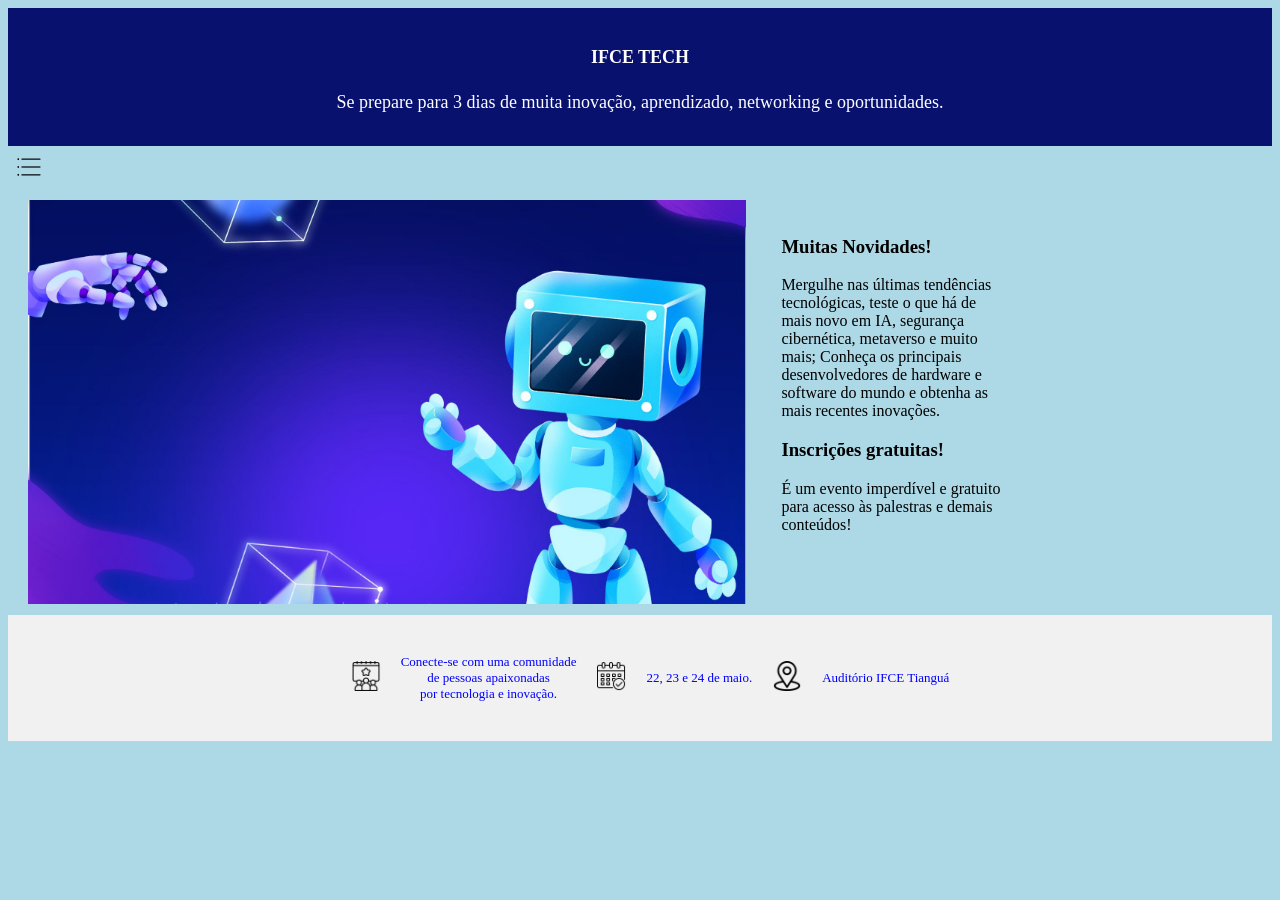
<file: index.html>
<!DOCTYPE html>
<html>
<head>
<title>IFCE TECH</title>
<link rel="stylesheet" href="estilo1.css">
<meta name="viewport" content="width=device-width, initial-scale=1.0">
</head>
<body>
    <header>
        <h4>IFCE TECH</h4>
        <p>Se prepare para 3 dias de muita inovação, aprendizado, networking e oportunidades.</p>
    </header>

    <label for="toggle-1" class="menu-label">
        <img src="interface.png">
    </label>
    <input type="checkbox" id="toggle-1">

    <div id="mostra" class="menu">
        <div class="menuitem">
            <a href="index.html"> O Evento </a>
        </div>
        <div class="menuitem">
            <a href="programacao.html"> Programação </a>
        </div>
        <div class="menuitem">
            <a href="palestrantes.html"> Palestrantes </a>
        </div>
        <div class="menuitem">
            <a href="contato.html"> Contato </a>
        </div>
        <div class="menuitem">
            <a href="inscricao.html"> Inscreva-se </a>
        </div>
      </div>

<div style="overflow:auto">

  <div class="main">
    <img src="Futuristic.jpg" style="width:100%">
  </div>

  <div class="right">
    <h3>Muitas Novidades!</h3>
    <p>Mergulhe nas últimas tendências tecnológicas, teste o que há de mais novo em IA, segurança cibernética, metaverso e muito mais; Conheça os principais desenvolvedores de hardware e software do mundo e obtenha as mais recentes inovações.</p>
    <h3>Inscrições gratuitas!</h3>
    <p>É um evento imperdível e gratuito para acesso às palestras e demais conteúdos!</p>
  </div>
</div>

<div style="background-color:#f1f1f1;text-align:center;padding:10px;margin-top:7px;font-size:12px;">
<footer>
    <ul>    
        <li>
            <img src="people_15131817.png">
        </li>
    
        <li>
            Conecte-se com uma comunidade <br>de pessoas apaixonadas <br>por tecnologia e inovação.
        </li>
        <li>
            <img src="calendar_2693507.png">
        </li>
        <li>
            22, 23 e 24 de maio.
        </li>
        <li>
            <img src="location_535239.png">             
        </li>
        <li>
            Auditório IFCE Tianguá
        </li>
    </ul>
</footer>    
</div>

</body>
</html>
</file>
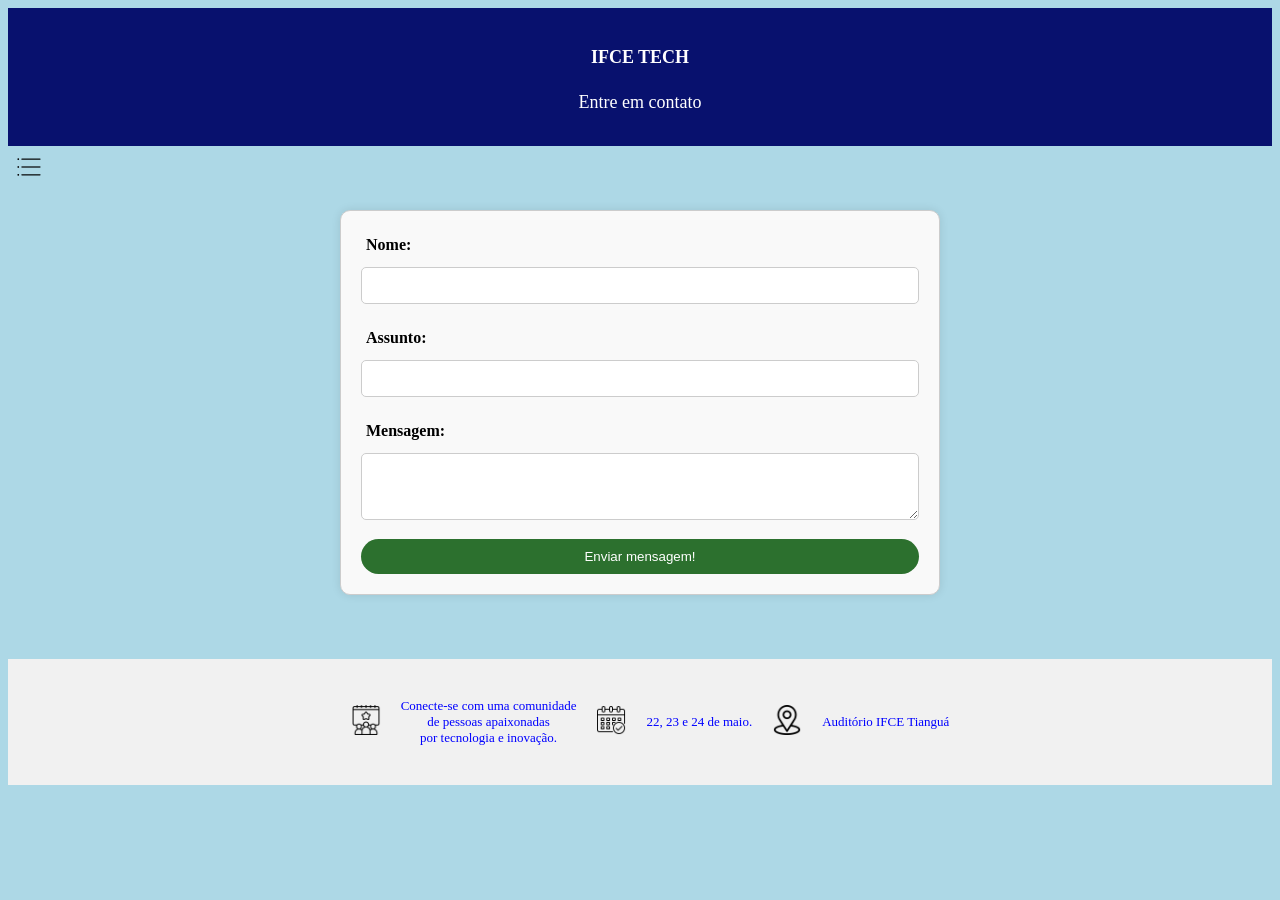
<file: contato.html>
<!DOCTYPE html>
<html>
<head>
<title>CONTATO</title>
<link rel="stylesheet" href="estilo1.css">
<meta name="viewport" content="width=device-width, initial-scale=1.0">
</head>
<body>
    <header>
        <h4>IFCE TECH</h4>
        <p>Entre em contato</p>
    </header>

    <label for="toggle-1" class="menu-label">
        <img src="interface.png">
    </label>
    <input type="checkbox" id="toggle-1">

    <div id="mostra" class="menu">
        <div class="menuitem">
            <a href="index.html"> O Evento </a>
        </div>
        <div class="menuitem">
            <a href="programacao.html"> Programação </a>
        </div>
        <div class="menuitem">
            <a href="palestrantes.html"> Palestrantes </a>
        </div>
        <div class="menuitem">
            <a href="contato.html"> Contato </a>
        </div>
        <div class="menuitem">
            <a href="inscricao.html"> Inscreva-se </a>
        </div>
      </div>

<div style="overflow:auto">

    <div class="container">
        <form>  
            <label>Nome:</label>
            <input type="text" id="nome">
            <br>
            <label>Assunto:</label>
            <input type="text" id="assunto">
            <br>
            <label>Mensagem:</label>
            <textarea id="mensagem" rows="3" cols="60"></textarea>
            <br>
            <button type="submit">Enviar mensagem!</button>
        </form>
    </div>

  <div class="right">
    
  </div>
</div>

<div style="background-color:#f1f1f1;text-align:center;padding:10px;margin-top:7px;font-size:12px;">
<footer>
    <ul>    
        <li>
            <img src="people_15131817.png">
        </li>
    
        <li>
            Conecte-se com uma comunidade <br>de pessoas apaixonadas <br>por tecnologia e inovação.
        </li>
        <li>
            <img src="calendar_2693507.png">
        </li>
        <li>
            22, 23 e 24 de maio.
        </li>
        <li>
            <img src="location_535239.png">             
        </li>
        <li>
            Auditório IFCE Tianguá
        </li>
    </ul>
</footer>    
</div>

</body>
</html>
</file>
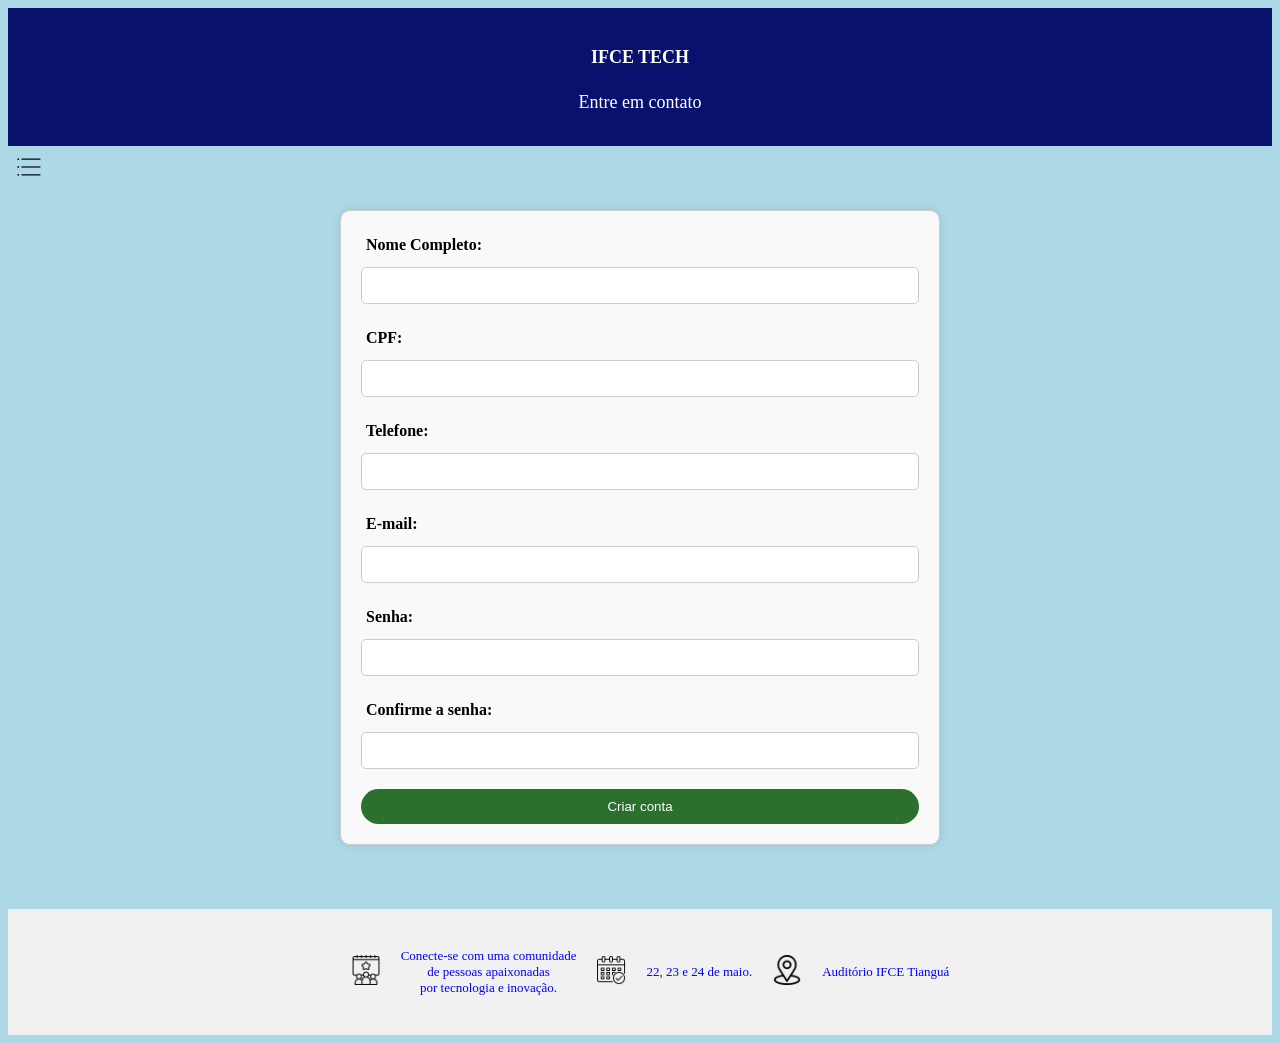
<file: inscricao.html>
<!DOCTYPE html>
<html>
<head>
<title>INSCRIÇÃO</title>
<link rel="stylesheet" href="estilo1.css">
<meta name="viewport" content="width=device-width, initial-scale=1.0">
</head>
<body>
    <header>
        <h4>IFCE TECH</h4>
        <p>Entre em contato</p>
    </header>

    <label for="toggle-1" class="menu-label">
        <img src="interface.png">
    </label>
    <input type="checkbox" id="toggle-1">

    <div id="mostra" class="menu">
        <div class="menuitem">
            <a href="index.html"> O Evento </a>
        </div>
        <div class="menuitem">
            <a href="programacao.html"> Programação </a>
        </div>
        <div class="menuitem">
            <a href="palestrantes.html"> Palestrantes </a>
        </div>
        <div class="menuitem">
            <a href="contato.html"> Contato </a>
        </div>
        <div class="menuitem">
            <a href="inscricao.html"> Inscreva-se </a>
        </div>
      </div>

<div style="overflow:auto">

    <div class="container">
        <form>
            <div class="form-row">
                <label>Nome Completo:</label>
                <input type="text">
                <label>CPF:</label>
                <input type="text">
            </div>
            <div class="form-row">
                <label>Telefone:</label>
                <input type="tel">
                <label>E-mail:</label>
                <input type="email">
            </div>
            <div>
                <label>Senha:</label>
                <input type="password">
                <label>Confirme a senha:</label>
                <input type="password"> 
            </div>
            <button type="submit">Criar conta</button>                    
        </form>
    </div>

  <div class="right">
    
  </div>
</div>

<div style="background-color:#f1f1f1;text-align:center;padding:10px;margin-top:7px;font-size:12px;">
<footer>
    <ul>    
        <li>
            <img src="people_15131817.png">
        </li>
    
        <li>
            Conecte-se com uma comunidade <br>de pessoas apaixonadas <br>por tecnologia e inovação.
        </li>
        <li>
            <img src="calendar_2693507.png">
        </li>
        <li>
            22, 23 e 24 de maio.
        </li>
        <li>
            <img src="location_535239.png">             
        </li>
        <li>
            Auditório IFCE Tianguá
        </li>
    </ul>
</footer>    
</div>

</body>
</html>
</file>
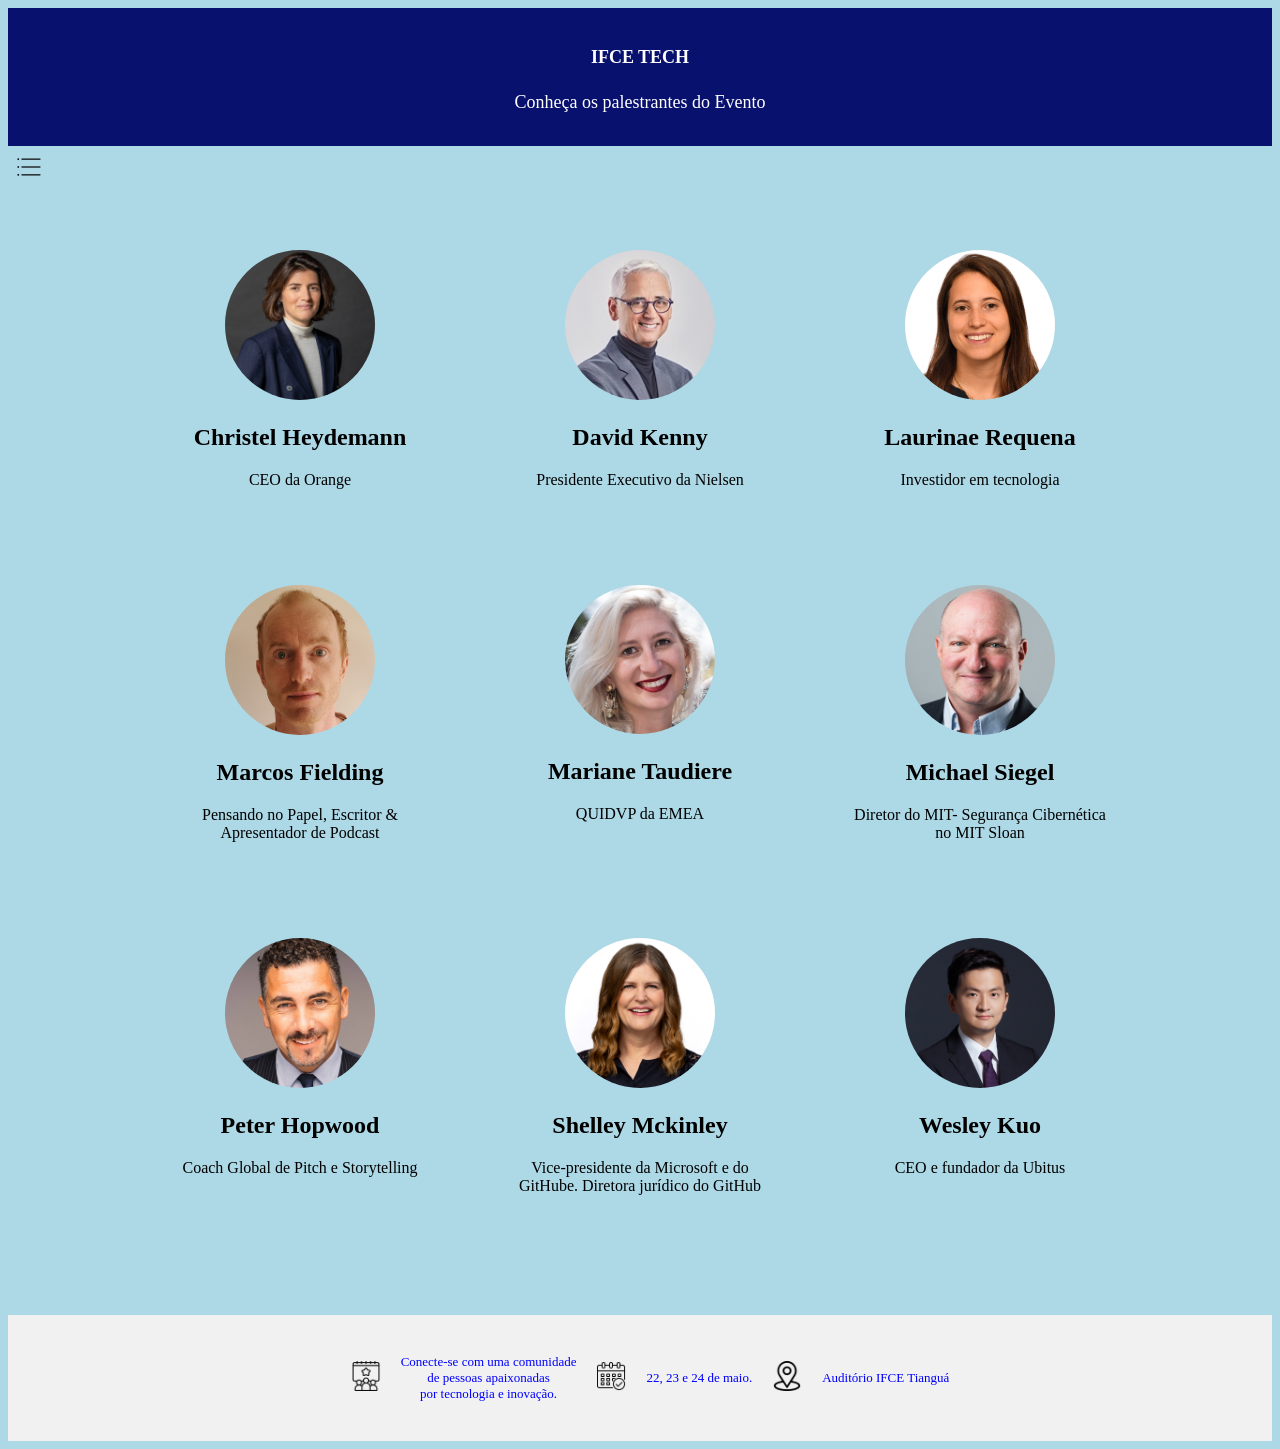
<file: palestrantes.html>
<!DOCTYPE html>
<html>
<head>
<title>PALESTRANTES</title>
<link rel="stylesheet" href="estilo1.css">
<meta name="viewport" content="width=device-width, initial-scale=1.0">

</head>
<body>
    <header>
        <h4>IFCE TECH</h4>
        <p>Conheça os palestrantes do Evento</p>
    </header>

    <label for="toggle-1" class="menu-label">
        <img src="interface.png">
    </label>
    <input type="checkbox" id="toggle-1">

    <div id="mostra" class="menu">
        <div class="menuitem">
            <a href="index.html"> O Evento </a>
        </div>
        <div class="menuitem">
            <a href="programacao.html"> Programação </a>
        </div>
        <div class="menuitem">
            <a href="palestrantes.html"> Palestrantes </a>
        </div>
        <div class="menuitem">
            <a href="contato.html"> Contato </a>
        </div>
        <div class="menuitem">
            <a href="inscricao.html"> Inscreva-se </a>
        </div>
      </div>

<div style="overflow:auto">

    <div class="container">        
        <section class="speakers">

            <div class="speaker">
                <img src="ChristelHeydemann.png" >
                <h2>Christel Heydemann</h2>
                <p>CEO da Orange</p>
            </div>

            <div class="speaker">
                <img src="DavidKenny.png">
                <h2>David Kenny</h2>
                <p>Presidente Executivo da Nielsen</p>
            </div>

            <div class="speaker">
                <img src="LaurinaeRequena.png">
                <h2>Laurinae Requena</h2>
                <p>Investidor em tecnologia</p>
            </div>

            <div class="speaker">
                <img src="MarcosFielding.png" >
                <h2>Marcos Fielding</h2>
                <p>Pensando no Papel, Escritor & Apresentador de Podcast</p>
            </div>

            <div class="speaker">
                <img src="MarianeTaudiere.png">
                <h2>Mariane Taudiere</h2>
                <p>QUIDVP da EMEA</p>
            </div>

            <div class="speaker">
                <img src="MichaelSiegel.png">
                <h2>Michael Siegel</h2>
                <p>Diretor do MIT- Segurança Cibernética no MIT Sloan</p>
            </div>

            <div class="speaker">
                <img src="PeterHopwood.png" >
                <h2>Peter Hopwood</h2>
                <p>Coach Global de Pitch e Storytelling</p>
            </div>

            <div class="speaker">
                <img src="ShelleyMckinley.png">
                <h2>Shelley Mckinley</h2>
                <p>Vice-presidente da Microsoft e do GitHube. Diretora jurídico do GitHub</p>
            </div>

            <div class="speaker">
                <img src="WesleyKuo.png">
                <h2>Wesley Kuo</h2>
                <p>CEO e fundador da Ubitus</p>
            </div>
        </section>
    </div>

  <div class="right">
    
  </div>
</div>

<div style="background-color:#f1f1f1;text-align:center;padding:10px;margin-top:7px;font-size:12px;">
<footer>
    <ul>    
        <li>
            <img src="people_15131817.png">
        </li>
    
        <li>
            Conecte-se com uma comunidade <br>de pessoas apaixonadas <br>por tecnologia e inovação.
        </li>
        <li>
            <img src="calendar_2693507.png">
        </li>
        <li>
            22, 23 e 24 de maio.
        </li>
        <li>
            <img src="location_535239.png">             
        </li>
        <li>
            Auditório IFCE Tianguá
        </li>
    </ul>
</footer>    
</div>

</body>
</html>
</file>
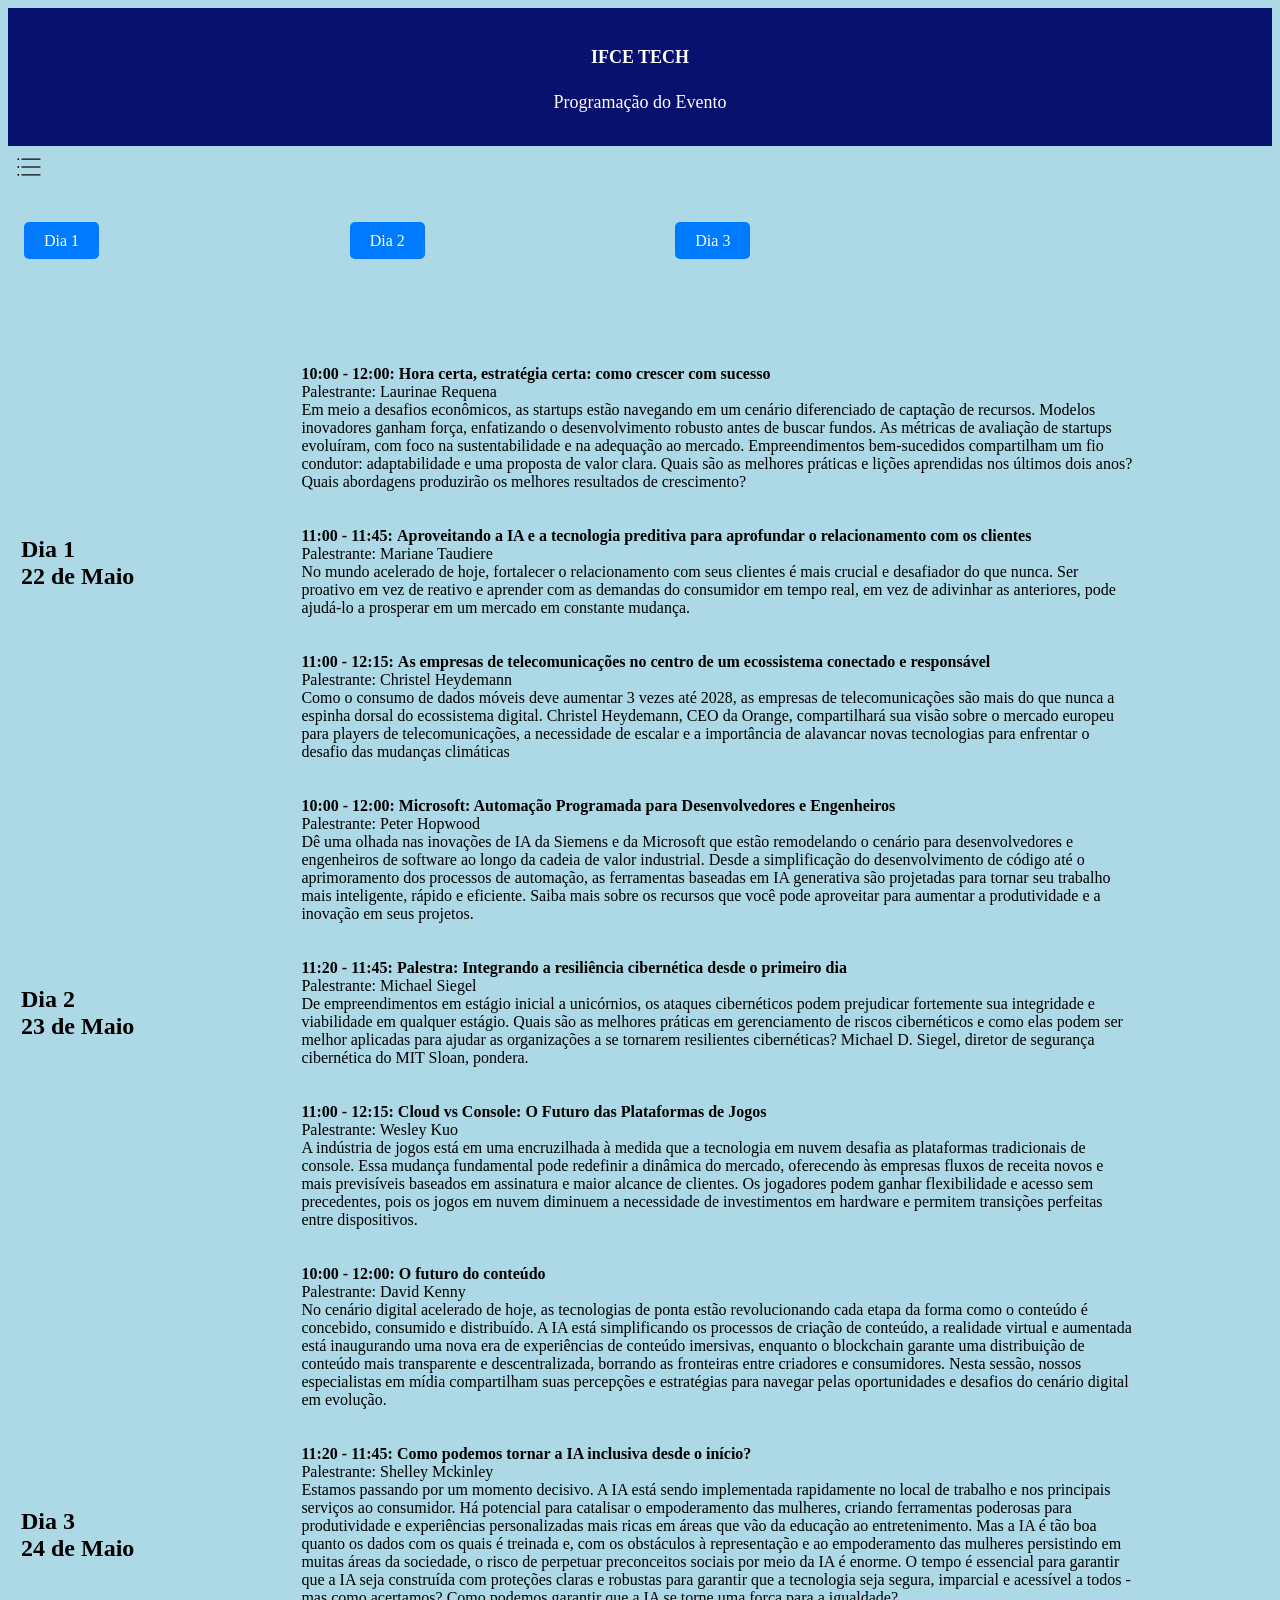
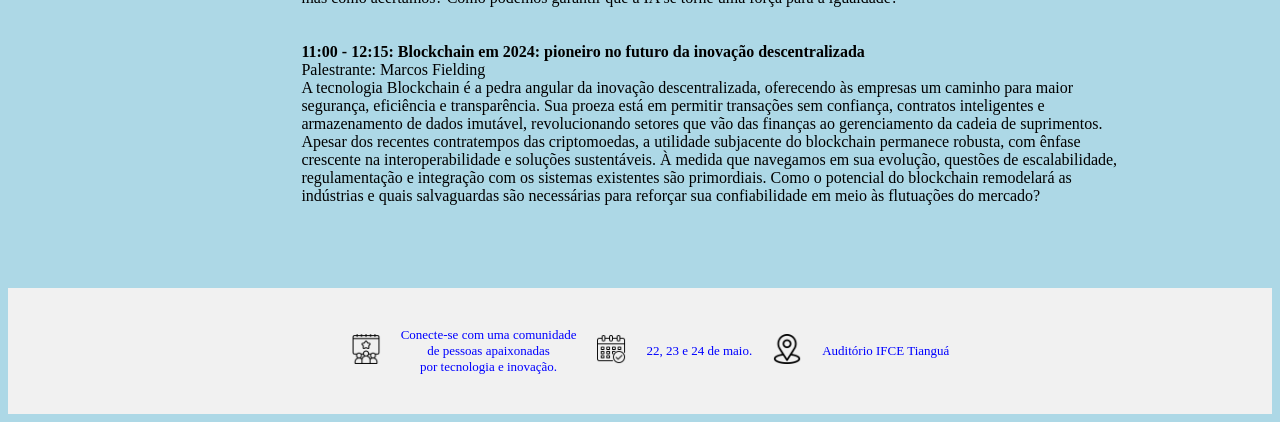
<file: programacao.html>
<!DOCTYPE html>
<html>
<head>
<title>PROGRAMAÇÃO</title>
<link rel="stylesheet" href="estilo1.css">
<meta name="viewport" content="width=device-width, initial-scale=1.0">

</head>
<body>
    <header>
        <h4>IFCE TECH</h4>
        <p>Programação do Evento</p>
    </header>

    <label for="toggle-1" class="menu-label">
        <img src="interface.png">
    </label>
    <input type="checkbox" id="toggle-1">

    <div id="mostra" class="menu">
        <div class="menuitem">
            <a href="index.html"> O Evento </a>
        </div>
        <div class="menuitem">
            <a href="programacao.html"> Programação </a>
        </div>
        <div class="menuitem">
            <a href="palestrantes.html"> Palestrantes </a>
        </div>
        <div class="menuitem">
            <a href="contato.html"> Contato </a>
        </div>
        <div class="menuitem">
            <a href="inscricao.html"> Inscreva-se </a>
        </div>
      </div>

<div style="overflow:auto">

    <div class="Dias">
        <nav>
            <ul>
                <li><a href="#dia1" class="button">Dia 1</a></li>
                <li><a href="#dia2" class="button">Dia 2</a></li>
                <li><a href="#dia3" class="button">Dia 3</a></li>
            </ul>
        </nav>
    </div>

    <div class="container">        
        <table>

            <tbody>
                <tr id="dia1">
                    <td rowspan="3" width="25%"> <h2>Dia 1<br> 22 de Maio</h2> </td>
                    <td>
                        <p>
                            <strong>10:00 - 12:00:</strong>
                            <strong>Hora certa, estratégia certa: como crescer com sucesso</strong><br>
                            Palestrante: Laurinae Requena<br>
                            Em meio a desafios econômicos, as startups estão navegando em um cenário diferenciado de captação de recursos. Modelos inovadores ganham força, enfatizando o desenvolvimento robusto antes de buscar fundos. As métricas de avaliação de startups evoluíram, com foco na sustentabilidade e na adequação ao mercado. Empreendimentos bem-sucedidos compartilham um fio condutor: adaptabilidade e uma proposta de valor clara. Quais são as melhores práticas e lições aprendidas nos últimos dois anos? Quais abordagens produzirão os melhores resultados de crescimento?
                        </p> 
                    </td>
                </tr>
                <tr>
                    <td>
                        <p>
                            <strong>11:00 - 11:45:</strong>
                            <strong>Aproveitando a IA e a tecnologia preditiva para aprofundar o relacionamento com os clientes</strong><br>
                            Palestrante: Mariane Taudiere<br>
                            No mundo acelerado de hoje, fortalecer o relacionamento com seus clientes é mais crucial e desafiador do que nunca. Ser proativo em vez de reativo e aprender com as demandas do consumidor em tempo real, em vez de adivinhar as anteriores, pode ajudá-lo a prosperar em um mercado em constante mudança.
                        </p> 
                    </td>
                </tr>
                <tr>
                    <td>
                        <p>
                            <strong>11:00 - 12:15:</strong>
                            <strong>As empresas de telecomunicações no centro de um ecossistema conectado e responsável</strong><br>
                            Palestrante: Christel Heydemann<br>
                            Como o consumo de dados móveis deve aumentar 3 vezes até 2028, as empresas de telecomunicações são mais do que nunca a espinha dorsal do ecossistema digital. Christel Heydemann, CEO da Orange, compartilhará sua visão sobre o mercado europeu para players de telecomunicações, a necessidade de escalar e a importância de alavancar novas tecnologias para enfrentar o desafio das mudanças climáticas
                        </p> 
                    </td>
                </tr>
                <br>
                <tr id="dia2">
                    <td rowspan="3" width="25%"> <h2>Dia 2 <br> 23 de Maio</h2> </td>
                    <td>
                        <p>
                            <strong>10:00 - 12:00:</strong>
                            <strong>Microsoft: Automação Programada para Desenvolvedores e Engenheiros</strong><br>
                            Palestrante: Peter Hopwood<br>
                            Dê uma olhada nas inovações de IA da Siemens e da Microsoft que estão remodelando o cenário para desenvolvedores e engenheiros de software ao longo da cadeia de valor industrial. Desde a simplificação do desenvolvimento de código até o aprimoramento dos processos de automação, as ferramentas baseadas em IA generativa são projetadas para tornar seu trabalho mais inteligente, rápido e eficiente. Saiba mais sobre os recursos que você pode aproveitar para aumentar a produtividade e a inovação em seus projetos.
                        </p> 
                    </td>
                </tr>
                <tr>
                    <td>
                        <p>
                            <strong>11:20 - 11:45:</strong>
                            <strong>Palestra: Integrando a resiliência cibernética desde o primeiro dia</strong><br>
                            Palestrante: Michael Siegel<br>
                            De empreendimentos em estágio inicial a unicórnios, os ataques cibernéticos podem prejudicar fortemente sua integridade e viabilidade em qualquer estágio. Quais são as melhores práticas em gerenciamento de riscos cibernéticos e como elas podem ser melhor aplicadas para ajudar as organizações a se tornarem resilientes cibernéticas? Michael D. Siegel, diretor de segurança cibernética do MIT Sloan, pondera.
                        </p> 
                    </td>
                </tr>
                <tr>
                    <td>
                        <p>
                            <strong>11:00 - 12:15:</strong>
                            <strong>Cloud vs Console: O Futuro das Plataformas de Jogos</strong><br>
                            Palestrante: Wesley Kuo<br>
                            A indústria de jogos está em uma encruzilhada à medida que a tecnologia em nuvem desafia as plataformas tradicionais de console. Essa mudança fundamental pode redefinir a dinâmica do mercado, oferecendo às empresas fluxos de receita novos e mais previsíveis baseados em assinatura e maior alcance de clientes. Os jogadores podem ganhar flexibilidade e acesso sem precedentes, pois os jogos em nuvem diminuem a necessidade de investimentos em hardware e permitem transições perfeitas entre dispositivos. 
                        </p> 
                    </td>
                </tr>
                <br>  
                <tr id="dia3">
                    <td rowspan="3" width="25%"> <h2>Dia 3 <br> 24 de Maio</h2> </td>
                    <td>
                        <p>
                            <strong>10:00 - 12:00:</strong>
                            <strong>O futuro do conteúdo</strong><br>
                            Palestrante: David Kenny<br>
                            No cenário digital acelerado de hoje, as tecnologias de ponta estão revolucionando cada etapa da forma como o conteúdo é concebido, consumido e distribuído. A IA está simplificando os processos de criação de conteúdo, a realidade virtual e aumentada está inaugurando uma nova era de experiências de conteúdo imersivas, enquanto o blockchain garante uma distribuição de conteúdo mais transparente e descentralizada, borrando as fronteiras entre criadores e consumidores. Nesta sessão, nossos especialistas em mídia compartilham suas percepções e estratégias para navegar pelas oportunidades e desafios do cenário digital em evolução.
                        </p> 
                    </td>
                </tr>
                <tr>
                    <td>
                        <p>
                            <strong>11:20 - 11:45:</strong>
                            <strong>Como podemos tornar a IA inclusiva desde o início?</strong><br>
                            Palestrante: Shelley Mckinley<br>
                            Estamos passando por um momento decisivo. A IA está sendo implementada rapidamente no local de trabalho e nos principais serviços ao consumidor. Há potencial para catalisar o empoderamento das mulheres, criando ferramentas poderosas para produtividade e experiências personalizadas mais ricas em áreas que vão da educação ao entretenimento. Mas a IA é tão boa quanto os dados com os quais é treinada e, com os obstáculos à representação e ao empoderamento das mulheres persistindo em muitas áreas da sociedade, o risco de perpetuar preconceitos sociais por meio da IA é enorme. O tempo é essencial para garantir que a IA seja construída com proteções claras e robustas para garantir que a tecnologia seja segura, imparcial e acessível a todos - mas como acertamos? Como podemos garantir que a IA se torne uma força para a igualdade?
                        </p> 
                    </td>
                </tr>
                <tr>
                    <td>
                        <p>
                            <strong>11:00 - 12:15:</strong>
                            <strong>Blockchain em 2024: pioneiro no futuro da inovação descentralizada</strong><br>
                            Palestrante: Marcos Fielding<br>
                            A tecnologia Blockchain é a pedra angular da inovação descentralizada, oferecendo às empresas um caminho para maior segurança, eficiência e transparência. Sua proeza está em permitir transações sem confiança, contratos inteligentes e armazenamento de dados imutável, revolucionando setores que vão das finanças ao gerenciamento da cadeia de suprimentos. Apesar dos recentes contratempos das criptomoedas, a utilidade subjacente do blockchain permanece robusta, com ênfase crescente na interoperabilidade e soluções sustentáveis. À medida que navegamos em sua evolução, questões de escalabilidade, regulamentação e integração com os sistemas existentes são primordiais. Como o potencial do blockchain remodelará as indústrias e quais salvaguardas são necessárias para reforçar sua confiabilidade em meio às flutuações do mercado?
                        </p> 
                    </td>
                </tr>
                <br>
            </tbody>
        </table>    
    </div>

  <div class="right">
    
  </div>
</div>

<div style="background-color:#f1f1f1;text-align:center;padding:10px;margin-top:7px;font-size:12px;">
<footer>
    <ul>    
        <li>
            <img src="people_15131817.png">
        </li>
    
        <li>
            Conecte-se com uma comunidade <br>de pessoas apaixonadas <br>por tecnologia e inovação.
        </li>
        <li>
            <img src="calendar_2693507.png">
        </li>
        <li>
            22, 23 e 24 de maio.
        </li>
        <li>
            <img src="location_535239.png">             
        </li>
        <li>
            Auditório IFCE Tianguá
        </li>
    </ul>
</footer>    
</div>

</body>
</html>
</file>
<file: estilo1.css>
* {
    box-sizing: border-box;
    text-decoration: none;
}
body{
    background-color: lightblue;
}
header {
    background-color: #08116e;
    padding: 15px; /* Aumente o padding para melhor visualização */
    font-family: BioRhyme;
    text-align: center;
    font-size: 18px;
    color: white;
}
/* INICIO - MOSTRAR E OCULTAR MENU */
/* Checkbox Hack */
#toggle-1 {
   display:none;
}

label {
    -webkit-appearance: push-button;
    -moz-appearance: button; 
    display: inline-block;
    cursor: pointer;
    padding: 5px;
}

/* CSS padrão da div */

.menu-label {
    cursor: pointer;
}
#mostra {
   display:none;
}

/* CSS quando o checkbox está marcado */
#toggle-1:checked ~ #mostra {
   display:block;
}
/* FIM - MOSTRAR E OCULTAR MENU*/

.menu {
    float: left;
    width: 20%;
}
.menuitem {
    padding: 8px;
    margin-top: 7px;
    border-bottom: 1px solid #f1f1f1;
    display: flex;
    justify-content: space-between;
    align-items: center;
    font-weight: bold;
}
ul{
    display: flex;
    justify-content: space-between;
    list-style-type: none;
    align-items: center;
    padding: 16px;
}
.main {
    float: left;
    width: 60%;
    padding: 0 20px;
    overflow: hidden;
}
.right {
    background-color: lightblue;
    float: left;
    width: 20%;
    padding: 10px 15px;
    margin-top: 7px;
}


@media only screen and (max-width:800px) {
  /* For tablets: */
  .main {
    width: 80%;
    padding: 0;
  }
  .right {
    width: 100%;
  }
}
@media only screen and (max-width:500px) {
  /* For mobile phones: */
  .menu, .main, .right {
    width: 100%;
  }
}
footer{
    display: flex;
    justify-content: center;
    list-style: none;
    padding: 0;
    margin: 0;
    font-size: small;
    color: blue;
}
footer img{
    width: 30px;
    height: 30px;
    margin-left: 20px;
    margin-right: 20px;
}
.Dias{
    width: 60%;
}      
.button {
    text-decoration: none;
    color: white;
    background-color: #007BFF;
    padding: 10px 20px;
    margin: 5px 0;
    border-radius: 5px;
    transition: background-color 0.3s;
    flex-wrap: wrap;
}
table{
    width: 90%;
}
.speakers {
    display: flex;
    flex-wrap: wrap;
    justify-content: center;
}
.speaker {
    width: 300px;
    margin: 20px;
    text-align: center;
    padding: 20px;
}
.speaker img {
    width: 150px;
    border-radius: 50%;
}
form {    
    width: 100%; /* Faça o formulário ocupar toda a largura disponível */
    max-width: 600px;
    margin: 0 auto;
    padding: 20px;
    border: 1px solid #ccc;
    border-radius: 10px;
    background-color: #f9f9f9;
    box-shadow: 0 0 10px rgba(0, 0, 0, 0.1);
}
label {
    display: block;
    margin-bottom: 8px;
    font-weight: bold;
}
.container {
    width: 100%;
    padding: 10px;
    margin-bottom: 20px;
    box-sizing: border-box;
}
input,textarea {
    width: 100%;
    padding: 10px;
    margin-bottom: 15px;
    border: 1px solid #ccc;
    border-radius: 5px;
    box-sizing: border-box;
}
button[type="submit"]{
    padding: 10px;
    background-color: #2c702e;
    color: white;
    border: none;
    border-radius: 80px;
    cursor: pointer;
    margin: 0 auto;
    display: block;
    width: 250px;
}
form {    
    max-width: 600px;
    margin: 0 auto;
    padding: 20px;
    border: 1px solid #ccc;
    border-radius: 10px;
    background-color: #f9f9f9;
    box-shadow: 0 0 10px rgba(0, 0, 0, 0.1);
}
label {
    display: block;
    margin-bottom: 8px;
    font-weight: bold;
}
input {
    width: 100%;
    padding: 10px;
    margin-bottom: 20px;
    border: 1px solid #ccc;
    border-radius: 5px;
    box-sizing: border-box;
}
button[type="submit"]{
    padding: 10px;
    background-color: #2c702e;
    color: white;
    border: none;
    border-radius: 80px;
    cursor: pointer;
    margin: 0 auto;
    display: block;
    width: 100%; /* Faça o botão ocupar toda a largura */
}
</file>
